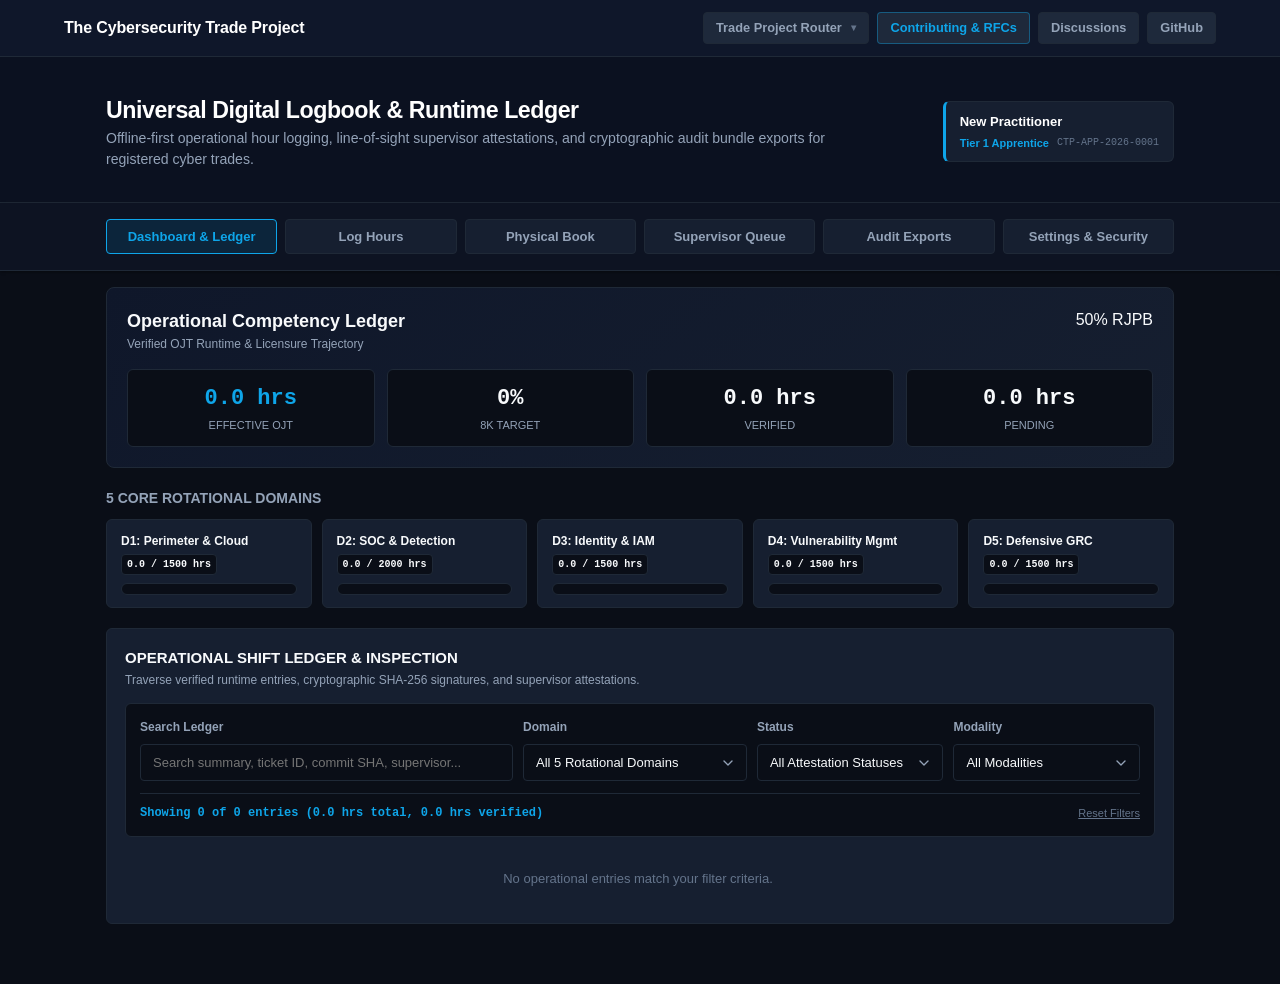
<file: public/index.html>
<!DOCTYPE html>
<html lang="en">
<head>
  <meta charset="UTF-8">
  <meta name="viewport" content="width=device-width, initial-scale=1.0, maximum-scale=1.0, user-scalable=no">
  <title>Cybersecurity Trade Logbook - Universal Digital Ledger</title>
  <link rel="manifest" href="manifest.json">
  <meta name="theme-color" content="#0ea5e9">
  <meta name="apple-mobile-web-app-capable" content="yes">
  <meta name="apple-mobile-web-app-status-bar-style" content="black-translucent">
  
  <!-- Defensive Security & Content Protection Directives -->
  <meta http-equiv="Content-Security-Policy" content="default-src 'self'; script-src 'self' 'unsafe-inline'; style-src 'self' 'unsafe-inline'; img-src 'self' data: https:; font-src 'self'; connect-src 'self'; base-uri 'self'; form-action 'self';">
  <meta http-equiv="X-Content-Type-Options" content="nosniff">
  <meta http-equiv="Permissions-Policy" content="camera=(), microphone=(), geolocation=(), interest-cohort=()">

  <link rel="stylesheet" href="styles.css?v=3.3.7">
</head>
<body>

  <!-- Top Portal Utility Header -->
  <header class="portal-header">
    <div class="portal-header-inner">
      <a href="https://the-cyber-trade-project.github.io/framework/" class="portal-brand">
        <span class="portal-brand-title">The Cybersecurity Trade Project</span>
      </a>
      <div class="portal-header-tools">
        <div class="dropdown">
          <button class="tool-link dropdown-toggle" type="button" aria-haspopup="true" aria-expanded="false">
            <span>Trade Project Router</span>
            <span class="dropdown-arrow">▾</span>
          </button>
          <div class="dropdown-menu">
            <a href="https://the-cyber-trade-project.github.io/framework/" class="dropdown-item">
              <span class="item-title">Documentation Portal</span>
              <span class="item-desc">Explore framework &amp; governance</span>
            </a>
            <a href="https://the-cyber-trade-project.github.io/estimator/" class="dropdown-item">
              <span class="item-title">Career Estimator</span>
              <span class="item-desc">Calculate trade tier &amp; PLA hours</span>
            </a>
            <a href="https://the-cyber-trade-project.github.io/logbook/" class="dropdown-item active">
              <span class="item-title">Digital Logbook</span>
              <span class="item-desc">Cryptographic runtime attestation PWA</span>
            </a>
            <a href="https://the-cyber-trade-project.github.io/clearinghouse/" class="dropdown-item">
              <span class="item-title">Trade Clearinghouse</span>
              <span class="item-desc">Central ingestion &amp; credential registry</span>
            </a>
            <a href="https://the-cyber-trade-project.github.io/telemetry/" class="dropdown-item">
              <span class="item-title">Telemetry Gateway</span>
              <span class="item-desc">Zero-knowledge underwriter ratio attestation</span>
            <a href="https://the-cyber-trade-project.github.io/guild-hall/" class="dropdown-item">
              <span class="item-title">Guild Dispatch Hall</span>
              <span class="item-desc">Craft Guild out-of-work registers &amp; placement</span>
            </a>

            </a>
          </div>
        </div>
        <a href="https://the-cyber-trade-project.github.io/framework/CONTRIBUTING.html" class="tool-link tool-link-contribute">
          <span>Contributing &amp; RFCs</span>
        </a>
        <a href="https://github.com/the-cyber-trade-project/framework/discussions" target="_blank" rel="noopener noreferrer" class="tool-link">
          <span>Discussions</span>
        </a>
        <a href="https://github.com/the-cyber-trade-project/logbook" target="_blank" rel="noopener noreferrer" class="tool-link">
          <span>GitHub</span>
        </a>
      </div>
    </div>
  </header>

  <!-- Title Banner with Prominent Practitioner Identity -->
  <div class="page-title-banner">
    <div class="container page-title-container">
      <div class="page-title-text">
        <h1>Universal Digital Logbook &amp; Runtime Ledger</h1>
        <p class="subtitle">Offline-first operational hour logging, line-of-sight supervisor attestations, and cryptographic audit bundle exports for registered cyber trades.</p>
      </div>
      <div class="practitioner-identity-card" id="practitioner-identity-card">
        <div class="practitioner-name" id="display-user-name">New Practitioner</div>
        <div class="practitioner-meta">
          <span class="practitioner-tier-badge" id="display-user-tier">Tier 1 Apprentice</span>
          <span class="practitioner-id" id="display-user-trade-id">CTP-APP-2026-0001</span>
        </div>
      </div>
    </div>
  </div>

  <!-- Persistent Demo Banner (Visible Only in Demo Mode) -->
  <div id="demo-mode-banner" class="demo-banner" style="display:none;">
    <div class="container" style="display:flex; justify-content:space-between; align-items:center;">
      <span id="demo-banner-text">DEMO MODE: Apprentice Persona (Angela Moss)</span>
      <div class="demo-banner-actions">
        <button id="btn-demo-switch" class="demo-btn-sm" onclick="window.app && window.app.toggleDemoPersona()">Switch Persona</button>
        <button id="btn-demo-exit" class="demo-btn-sm" onclick="window.app && window.app.exitDemoMode()">Exit to Real Mode</button>
      </div>
    </div>
  </div>

  <!-- Desktop Navigation Ribbon (Visible on PC/Tablets) -->
  <nav class="desktop-nav-tabs">
    <div class="container desktop-tabs-inner">
      <button class="tab-btn active" data-view="view-dashboard" onclick="switchTab('view-dashboard')">
        <span>Dashboard &amp; Ledger</span>
      </button>
      <button class="tab-btn" data-view="view-log" onclick="switchTab('view-log')">
        <span>Log Hours</span>
      </button>
      <button class="tab-btn" data-view="view-physical" onclick="switchTab('view-physical')">
        <span>Physical Book</span>
      </button>
      <button class="tab-btn" data-view="view-supervisor" onclick="switchTab('view-supervisor')">
        <span>Supervisor Queue</span>
      </button>
      <button class="tab-btn" data-view="view-export" onclick="switchTab('view-export')">
        <span>Audit Exports</span>
      </button>
      <button class="tab-btn" data-view="view-settings" onclick="switchTab('view-settings')">
        <span>Settings &amp; Security</span>
      </button>
    </div>
  </nav>

  <!-- Main App Views -->
  <main class="container">

    <!-- VIEW 1: DASHBOARD -->
    <section id="view-dashboard" class="view-section active">
      <div class="hero-card">
        <div style="display:flex; justify-content:space-between; align-items:flex-start;">
          <div>
            <h2 style="font-size:18px; font-weight:800;">Operational Competency Ledger</h2>
            <p style="color:var(--text-secondary); font-size:12px;">Verified OJT Runtime & Licensure Trajectory</p>
          </div>
          <span class="brand-badge" id="hero-wage-standing">50% RJPB</span>
        </div>

        <div class="hero-stats-grid">
          <div class="stat-box">
            <div class="stat-val highlight" id="hero-total-hours">0.0 hrs</div>
            <div class="stat-lbl">Effective OJT</div>
          </div>
          <div class="stat-box">
            <div class="stat-val" id="hero-target-pct">0%</div>
            <div class="stat-lbl">8k Target</div>
          </div>
          <div class="stat-box">
            <div class="stat-val" id="hero-verified-hours">0.0 hrs</div>
            <div class="stat-lbl">Verified</div>
          </div>
          <div class="stat-box">
            <div class="stat-val" id="hero-pending-hours">0.0 hrs</div>
            <div class="stat-lbl">Pending</div>
          </div>
        </div>
      </div>

      <!-- Pending Attestation Reminder Banner (Visible When Pending Hours > 0) -->
      <div id="dashboard-pending-reminder" style="display:none; background:rgba(217,119,6,0.15); border:1px solid rgba(217,119,6,0.4); padding:12px 16px; border-radius:8px; margin-bottom:16px; cursor:pointer;" onclick="switchTab('view-supervisor')">
        <div style="display:flex; justify-content:space-between; align-items:center;">
          <div>
            <strong style="color:var(--accent-amber); font-size:13px;">Action Required: Pending Supervisor Attestation</strong>
            <p id="pending-reminder-text" style="color:var(--text-secondary); font-size:12px; margin-top:2px;">You have hours awaiting supervisor sign-off. Tap to initiate the 4-step signing handshake.</p>
          </div>
          <span style="font-size:18px; color:var(--accent-amber);">➔</span>
        </div>
      </div>

      <!-- Domain Progression Grid -->
      <h3 style="font-size:14px; text-transform:uppercase; color:var(--text-secondary); margin-bottom:10px;">5 Core Rotational Domains</h3>
      <div class="domain-grid">
        <div class="domain-card">
          <div class="domain-card-header">
            <strong>D1: Perimeter & Cloud</strong>
            <span class="domain-badge" id="hours-D1_PERIMETER_CLOUD">0.0 / 1500 hrs</span>
          </div>
          <div class="progress-track">
            <div class="progress-fill fill-d1" id="bar-D1_PERIMETER_CLOUD" style="width: 0%"></div>
          </div>
        </div>

        <div class="domain-card">
          <div class="domain-card-header">
            <strong>D2: SOC & Detection</strong>
            <span class="domain-badge" id="hours-D2_SYSTEM_HYGIENE">0.0 / 2000 hrs</span>
          </div>
          <div class="progress-track">
            <div class="progress-fill fill-d2" id="bar-D2_SYSTEM_HYGIENE" style="width: 0%"></div>
          </div>
        </div>

        <div class="domain-card">
          <div class="domain-card-header">
            <strong>D3: Identity & IAM</strong>
            <span class="domain-badge" id="hours-D3_IDENTITY_ACCESS">0.0 / 1500 hrs</span>
          </div>
          <div class="progress-track">
            <div class="progress-fill fill-d3" id="bar-D3_IDENTITY_ACCESS" style="width: 0%"></div>
          </div>
        </div>

        <div class="domain-card">
          <div class="domain-card-header">
            <strong>D4: Vulnerability Mgmt</strong>
            <span class="domain-badge" id="hours-D4_VULN_MANAGEMENT">0.0 / 1500 hrs</span>
          </div>
          <div class="progress-track">
            <div class="progress-fill fill-d4" id="bar-D4_VULN_MANAGEMENT" style="width: 0%"></div>
          </div>
        </div>

        <div class="domain-card">
          <div class="domain-card-header">
            <strong>D5: Defensive GRC</strong>
            <span class="domain-badge" id="hours-D5_DEFENSIVE_GRC">0.0 / 1500 hrs</span>
          </div>
          <div class="progress-track">
            <div class="progress-fill fill-d5" id="bar-D5_DEFENSIVE_GRC" style="width: 0%"></div>
          </div>
        </div>
      </div>

      <!-- Integrated Full Operational Ledger & Search Toolbar -->
      <div class="card" style="margin-top:20px;">
        <div style="margin-bottom:14px;">
          <h3 style="font-size:15px; font-weight:800; text-transform:uppercase; color:var(--text-primary); margin-bottom:2px;">Operational Shift Ledger &amp; Inspection</h3>
          <p style="color:var(--text-secondary); font-size:12px;">Traverse verified runtime entries, cryptographic SHA-256 signatures, and supervisor attestations.</p>
        </div>

        <!-- Filter & Search Toolbar -->
        <div class="ledger-filter-toolbar">
          <div class="filter-row">
            <div class="filter-group search-input-group">
              <label class="form-label">Search Ledger</label>
              <input type="text" id="ledger-search" class="form-control" placeholder="Search summary, ticket ID, commit SHA, supervisor...">
            </div>
            <div class="filter-group">
              <label class="form-label">Domain</label>
              <select id="ledger-filter-domain" class="form-control form-select">
                <option value="ALL">All 5 Rotational Domains</option>
                <option value="D1_PERIMETER_CLOUD">D1: Perimeter &amp; Cloud (1,500h)</option>
                <option value="D2_SYSTEM_HYGIENE">D2: Detection &amp; SOC (2,000h)</option>
                <option value="D3_IDENTITY_ACCESS">D3: Identity &amp; IAM (1,500h)</option>
                <option value="D4_VULN_MANAGEMENT">D4: Vulnerability Mgmt (1,500h)</option>
                <option value="D5_DEFENSIVE_GRC">D5: Defensive GRC (1,500h)</option>
              </select>
            </div>
            <div class="filter-group">
              <label class="form-label">Status</label>
              <select id="ledger-filter-status" class="form-control form-select">
                <option value="ALL">All Attestation Statuses</option>
                <option value="signed">Verified &amp; Signed by Journeyman</option>
                <option value="pending">Pending Supervisor Attestation</option>
              </select>
            </div>
            <div class="filter-group">
              <label class="form-label">Modality</label>
              <select id="ledger-filter-modality" class="form-control form-select">
                <option value="ALL">All Modalities</option>
                <option value="digital">Digital Telemetry (W-2 / Cloud)</option>
                <option value="physical_bound">Physical Bound Book (SCIF)</option>
              </select>
            </div>
          </div>
          <div class="filter-summary-row">
            <span id="ledger-filter-count" class="filter-stat-badge">Showing 0 entries (0.0 hrs)</span>
            <button id="btn-clear-ledger-filters" class="btn-text" style="font-size:11px; color:var(--text-muted); cursor:pointer;">Reset Filters</button>
          </div>
        </div>

        <!-- Full Ledger Entries Table / List -->
        <div id="full-ledger-list" class="entry-list full-ledger-container"></div>
      </div>
    </section>

    <!-- VIEW 2: LOG DIGITAL HOURS -->
    <section id="view-log" class="view-section">
      <div class="card">
        <h2 class="card-title">Log Operational Runtime</h2>
        <form id="form-digital-entry">
          <div class="form-grid">
            <div class="form-group">
              <label class="form-label">Shift Date</label>
              <input type="date" id="entry-date" class="form-control" required>
            </div>
            <div class="form-group">
              <label class="form-label">Duration (Hours)</label>
              <input type="number" step="0.25" min="0.25" max="24" id="entry-hours" class="form-control" placeholder="4.5" required>
            </div>
            <div class="form-group">
              <label class="form-label">Core Rotational Domain</label>
              <select id="entry-domain" class="form-control form-select" required>
                <option value="D1_PERIMETER_CLOUD">Domain 1: Perimeter, Cloud & Network Defense</option>
                <option value="D2_SYSTEM_HYGIENE">Domain 2: Detection Engineering & Incident Triage (SOC)</option>
                <option value="D3_IDENTITY_ACCESS">Domain 3: Identity, Credential & Access Management (IAM)</option>
                <option value="D4_VULN_MANAGEMENT">Domain 4: Vulnerability & Attack Surface Management</option>
                <option value="D5_DEFENSIVE_GRC">Domain 5: Defensive Governance, Risk & Audit (GRC)</option>
              </select>
            </div>
            <div class="form-group">
              <label class="form-label">Sub-Domain Task</label>
              <select id="entry-subdomain" class="form-control form-select">
                <option value="LIVE_ALERT_TRIAGE">Live Alert Triage (SOC)</option>
                <option value="SIEM_RULE_AUTHORING">SIEM / Detection Engineering</option>
                <option value="FIREWALL_WAF">Firewall / WAF Hardening</option>
                <option value="MICROSEGMENTATION">Microsegmentation</option>
                <option value="PAM_GOVERNANCE">PAM / Identity Provisioning</option>
                <option value="PATCH_VERIFICATION">Patch Verification Testing</option>
                <option value="CONTROL_TESTING">Control Implementation Testing</option>
              </select>
            </div>
            <div class="form-group">
              <label class="form-label">NICE Work Role ID</label>
              <select id="entry-workrole" class="form-control form-select">
                <option value="PR-CDA-001">PR-CDA-001: Cyber Defense Analyst (SOC)</option>
                <option value="PR-CDO-001">PR-CDO-001: Cyber Defense Infrastructure Support</option>
                <option value="PR-CIR-001">PR-CIR-001: Incident Responder</option>
                <option value="SP-ARC-001">SP-ARC-001: Security Architect</option>
                <option value="PR-VAM-001">PR-VAM-001: Vulnerability Assessment Analyst</option>
                <option value="OV-MGT-001">OV-MGT-001: Policy & Strategy Planner</option>
              </select>
            </div>
            <div class="form-group">
              <label class="form-label">Environment Type</label>
              <select id="entry-env" class="form-control form-select">
                <option value="Enterprise_Production">Enterprise Production</option>
                <option value="Cloud_Infrastructure">Cloud Multi-Tenant</option>
                <option value="Range_Lab">Accredited Cyber Range / Simulation Lab</option>
              </select>
            </div>
            <div class="form-group">
              <label class="form-label">Artifact Verification Type</label>
              <select id="entry-artifact-type" class="form-control form-select">
                <option value="git_commit_hash">Git Commit SHA</option>
                <option value="change_ticket_id">Change Ticket / CAB ID</option>
                <option value="incident_record_id">Sanitized Incident ID</option>
                <option value="rule_hash">Detection Rule Hash (Sigma/YARA)</option>
                <option value="pipeline_run_hash">CI/CD Pipeline Run Hash</option>
              </select>
            </div>
            <div class="form-group">
              <label class="form-label">Artifact Reference / Hash</label>
              <input type="text" id="entry-artifact-ref" class="form-control" placeholder="CR-894102-SEC or sha256:..." required>
            </div>
            <div class="form-group full-width">
              <label class="form-label">Sanitized Summary (Zero PII / Zero Sensitive Data)</label>
              <textarea id="entry-summary" class="form-control" rows="2" placeholder="Implemented WAF rate-limiting rule on public gateway..." required></textarea>
              <p class="form-hint">Zero-Knowledge Guardrail: Omit internal IP addresses, client names, and unredacted exploit payloads.</p>
            </div>
          </div>
          <button type="submit" class="btn btn-primary btn-block" style="margin-top:14px;">Save Operational Entry</button>
        </form>
      </div>
    </section>

    <!-- VIEW 3: TRANSCRIBE PHYSICAL LOGBOOK -->
    <section id="view-physical" class="view-section">
      <div class="card">
        <h2 class="card-title">Transcribe Physical Bound Ledger</h2>
        <p style="color:var(--text-secondary); font-size:12px; margin-bottom:14px;">
          For hours logged inside classified SCIFs, air-gapped enclaves, or offline defense zones.
        </p>
        <form id="form-physical-entry">
          <div class="form-grid">
            <div class="form-group">
              <label class="form-label">Physical Book Serial No.</label>
              <input type="text" id="phys-book-serial" class="form-control" placeholder="JATC-LOG-2026-00441" required>
            </div>
            <div class="form-group">
              <label class="form-label">Page Number</label>
              <input type="number" min="1" id="phys-page-num" class="form-control" placeholder="42" required>
            </div>
            <div class="form-group">
              <label class="form-label">Line Number</label>
              <input type="number" min="1" max="50" id="phys-line-num" class="form-control" placeholder="3" required>
            </div>
            <div class="form-group">
              <label class="form-label">Shift Date</label>
              <input type="date" id="phys-date" class="form-control" required>
            </div>
            <div class="form-group">
              <label class="form-label">Hours Logged</label>
              <input type="number" step="0.25" min="0.25" max="24" id="phys-hours" class="form-control" placeholder="6.0" required>
            </div>
            <div class="form-group">
              <label class="form-label">Core Rotational Domain</label>
              <select id="phys-domain" class="form-control form-select" required>
                <option value="D1_PERIMETER_CLOUD">Domain 1: Perimeter & Cloud</option>
                <option value="D2_SYSTEM_HYGIENE">Domain 2: Detection & SOC</option>
                <option value="D3_IDENTITY_ACCESS">Domain 3: IAM & Credentials</option>
                <option value="D4_VULN_MANAGEMENT">Domain 4: Vulnerability Mgmt</option>
                <option value="D5_DEFENSIVE_GRC">Domain 5: Defensive GRC</option>
              </select>
            </div>
            <div class="form-group">
              <label class="form-label">NICE Work Role ID</label>
              <select id="phys-workrole" class="form-control form-select">
                <option value="PR-CDO-001">PR-CDO-001: Defense Infrastructure</option>
                <option value="PR-CDA-001">PR-CDA-001: Cyber Defense Analyst</option>
                <option value="SP-ARC-001">SP-ARC-001: Security Architect</option>
              </select>
            </div>
            <div class="form-group">
              <label class="form-label">Supervisor Name & Title</label>
              <input type="text" id="phys-supervisor-name" class="form-control" placeholder="Marcus Vance, Journeyman" required>
            </div>
            <div class="form-group">
              <label class="form-label">Supervisor License ID</label>
              <input type="text" id="phys-supervisor-id" class="form-control" placeholder="CTP-JRN-2024-0192" required>
            </div>
          </div>
          <button type="submit" class="btn btn-secondary btn-block" style="margin-top:14px;">Save Physical Book Transcription</button>
        </form>
      </div>
    </section>

    <!-- VIEW 4: SUPERVISOR SIGN-OFF -->
    <section id="view-supervisor" class="view-section">
      <div class="card">
        <h2 class="card-title">Supervisor Attestation Queue</h2>
        <p style="color:var(--text-secondary); font-size:12px; margin-bottom:14px;">
          Supervising Journeymen: Review pending apprentice runtime batches and cryptographically sign shift logs.
        </p>

        <!-- Attestation Modality Guide -->
        <div style="background:var(--bg-card-secondary); border:1px solid var(--border-color); border-radius:6px; padding:12px; margin-bottom:16px;">
          <h4 style="font-size:12px; font-weight:700; color:var(--text-primary); margin-bottom:8px; text-transform:uppercase; letter-spacing:0.05em;">
            4 Recognized Supervisor Attestation Modalities
          </h4>
          <div style="display:grid; grid-template-columns:repeat(auto-fit, minmax(220px, 1fr)); gap:10px; font-size:11px; color:var(--text-secondary);">
            <div style="background:var(--bg-dark); padding:8px 10px; border-radius:4px; border-left:3px solid var(--accent-cyan);">
              <strong style="color:var(--text-primary); display:block; margin-bottom:2px;">Modality A: WebAuthn / Passkey</strong>
              Direct on-screen or QR code batch signing using FIDO2 hardware keys (Active in Demo).
            </div>
            <div style="background:var(--bg-dark); padding:8px 10px; border-radius:4px; border-left:3px solid var(--accent-blue);">
              <strong style="color:var(--text-primary); display:block; margin-bottom:2px;">Modality B: Git Signed Commits</strong>
              GPG/SSH cryptographic commit signatures on detection engineering and code PR branches.
            </div>
            <div style="background:var(--bg-dark); padding:8px 10px; border-radius:4px; border-left:3px solid var(--accent-amber);">
              <strong style="color:var(--text-primary); display:block; margin-bottom:2px;">Modality C: Physical Bound Book</strong>
              Serialized hand-signed logbook with physical license stamp for classified SCIF / air-gapped sites.
            </div>
            <div style="background:var(--bg-dark); padding:8px 10px; border-radius:4px; border-left:3px solid var(--accent-emerald);">
              <strong style="color:var(--text-primary); display:block; margin-bottom:2px;">Modality D: Enterprise SSO / IdP</strong>
              Automated shift assertions via SAML/OIDC federated with change ticketing CAB approvals.
            </div>
          </div>
        </div>

        <div id="supervisor-review-queue"></div>
      </div>
    </section>

    <!-- VIEW 5: EXPORT & JATC SUBMISSION -->
    <section id="view-export" class="view-section">
      <div class="card">
        <h2 class="card-title">JATC Submissions & Actuarial Feeds</h2>
        <p style="color:var(--text-secondary); font-size:12px; margin-bottom:14px;">
          Generate formal audit binders for Board wage evaluations, zero-knowledge telemetry feeds for cyber insurers, or backup personal archives.
        </p>
        <div style="display:flex; flex-direction:column; gap:12px;">
          <button id="btn-print-binder" class="btn btn-primary">Print Official JATC Audit Binder (PDF)</button>
          <button id="btn-export-bundle" class="btn btn-secondary" style="border-color:var(--accent-cyan); color:var(--accent-cyan);">Export JATC Submission Bundle (for Clearinghouse)</button>
          <button id="btn-export-actuarial" class="btn btn-secondary">Export Actuarial JSON Feed</button>
          <button id="btn-export-vault" class="btn btn-secondary">Backup Full Logbook Vault (JSON)</button>
          
          <div style="margin-top:10px; border-top:1px solid var(--border-color); padding-top:12px;">
            <label class="form-label">Restore / Merge Vault from JSON Backup</label>
            <input type="file" id="input-vault-file" accept=".json,.ctp-vault" class="form-control" style="padding:6px;">
          </div>
        </div>
      </div>
    </section>

    <!-- VIEW 6: SETTINGS -->
    <section id="view-settings" class="view-section">
      <div class="card">
        <h2 class="card-title">Practitioner Profile & Trade Keys</h2>
        <div class="form-grid">
          <div class="form-group">
            <label class="form-label">Full Name</label>
            <input type="text" id="prof-name" class="form-control" value="New Practitioner" placeholder="Your Full Name">
          </div>
          <div class="form-group">
            <label class="form-label">Trade Registration ID</label>
            <input type="text" id="prof-trade-id" class="form-control" value="CTP-APP-2026-0001" placeholder="e.g. CTP-APP-2026-0001">
          </div>
          <div class="form-group">
            <label class="form-label">Supervisor License ID</label>
            <input type="text" id="prof-sup-id" class="form-control" value="" placeholder="e.g. CTP-JRN-2024-0192">
          </div>
          <div class="form-group">
            <label class="form-label">PLA Hour Credit (Max 4,000)</label>
            <input type="number" id="prof-pla" class="form-control" value="0">
          </div>
          <div class="form-group full-width">
            <button id="btn-save-profile" class="btn btn-primary btn-block">Save Profile Changes</button>
          </div>
        </div>
      </div>

      <!-- PIN Security & Shared Terminal Lock Card -->
      <div class="card" style="margin-top:16px;">
        <h2 class="card-title">Shared Computer Security &amp; AES-256 Vault Encryption</h2>
        <div style="background:rgba(217,119,6,0.12); border:1px solid rgba(217,119,6,0.35); border-radius:6px; padding:12px; margin-bottom:14px;">
          <strong style="color:var(--accent-amber); font-size:12px; display:block; margin-bottom:4px;">Shared Workstation &amp; Lab Advisory</strong>
          <p style="color:var(--text-secondary); font-size:11px; line-height:1.45; margin:0;">
            When using shared workstations, SCIF terminals, or college labs, browser storage can be cleared or overwritten by other users. Setting a 4-digit PIN enables AES-256-GCM at-rest encryption on inactivity. Always download an encrypted backup (<code>.ctp-vault</code>) or export your audit binder at shift end to prevent local data loss.
          </p>
        </div>
        <div class="form-grid">
          <div class="form-group">
            <label class="form-label">Set / Change 4-Digit Security PIN</label>
            <input type="password" maxlength="4" pattern="[0-9]{4}" id="vault-pin-input" class="form-control" placeholder="4-digit PIN (e.g. 1234)">
          </div>
          <div class="form-group">
            <label class="form-label">Lock Actions</label>
            <div style="display:flex; gap:8px;">
              <button id="btn-save-pin" class="btn btn-secondary" style="flex:1;">Save &amp; Enable PIN</button>
              <button id="btn-lock-vault-now" class="btn btn-secondary" style="flex:1;">Encrypt &amp; Lock Now</button>
            </div>
          </div>
        </div>
      </div>

      <!-- Demo Studio & Persona Switcher Card -->
      <div class="card" style="margin-top:16px;">
        <h2 class="card-title">Demo & Persona Evaluation Studio</h2>
        <p style="color:var(--text-secondary); font-size:12px; margin-bottom:14px;">
          Explore the logbook from the perspective of an apprentice or a supervising Journeyman, or switch to your real production ledger.
        </p>
        <div style="display:flex; flex-direction:column; gap:10px;">
          <button id="btn-load-demo-app" class="btn btn-secondary" onclick="window.app && window.app.loadApprenticeDemo()">Load Apprentice Demo (Angela Moss - 3.4k hrs)</button>
          <button id="btn-load-demo-sup" class="btn btn-secondary" onclick="window.app && window.app.loadSupervisorDemo()">Load Supervisor Demo (Marcus Vance - 9.2k hrs)</button>
          <button id="btn-load-demo-dir" class="btn btn-secondary" onclick="window.app && window.app.loadAuditorDemo()">Load JATC Auditor Demo (Daisuke Aramaki - Director)</button>
          <button id="btn-exit-demo" class="btn btn-primary" onclick="window.app && window.app.exitDemoMode()">Switch to Real Production Mode</button>
          <div style="margin-top:6px; border-top:1px solid var(--border-color); padding-top:10px;">
            <button id="btn-purge-vault" class="btn btn-danger btn-block">Purge Active Vault</button>
          </div>
        </div>
      </div>

      <!-- Trade Project Ecosystem Links Card -->
      <div class="card" style="margin-top:16px;">
        <h2 class="card-title">The Cybersecurity Trade Project Ecosystem</h2>
        <p style="color:var(--text-secondary); font-size:12px; margin-bottom:14px;">
          Standardized trade architecture, statutory rights, and open-source tooling.
        </p>
        <div style="display:flex; flex-direction:column; gap:8px;">
          <a href="https://github.com/the-cyber-trade-project/framework" target="_blank" rel="noopener noreferrer" class="btn btn-secondary" style="text-decoration:none; text-align:center; display:block;">The Cybersecurity Trade Project (Framework Specs) ↗</a>
          <a href="https://the-cyber-trade-project.github.io/estimator/" target="_blank" rel="noopener noreferrer" class="btn btn-secondary" style="text-decoration:none; text-align:center; display:block;">Tier & Grandfathering Placement Estimator ↗</a>
          <a href="https://github.com/the-cyber-trade-project/framework/blob/main/framework/logbook-standards.md" target="_blank" rel="noopener noreferrer" class="btn btn-secondary" style="text-decoration:none; text-align:center; display:block;">Logbook Standards & Invariants (RFC) ↗</a>
          <a href="https://github.com/the-cyber-trade-project/framework/blob/main/framework/logbook-schema.md" target="_blank" rel="noopener noreferrer" class="btn btn-secondary" style="text-decoration:none; text-align:center; display:block;">Canonical JSON Schema Specification ↗</a>
        </div>
      </div>

    </section>

  </main>

  <!-- Modal 1: QR Code Generator & Display Modal -->
  <div id="modal-qr-display" class="modal-backdrop" style="display:none;">
    <div class="modal-content" style="max-width:440px; text-align:center;">
      <h3 id="qr-modal-title" style="font-size:16px; font-weight:700; margin-bottom:8px;">Supervisor Signing Request</h3>
      <p id="qr-modal-desc" style="font-size:12px; color:var(--text-secondary); margin-bottom:16px;">
        Present this QR code to your Supervising Journeyman to review and cryptographically sign your batch.
      </p>
      <div id="qr-code-container" style="background:#fff; padding:14px; border-radius:8px; display:inline-block; margin-bottom:14px; box-shadow: 0 4px 12px rgba(0,0,0,0.5);">
        <!-- SVG QR Matrix Rendered Here -->
      </div>
      <div style="margin-bottom:14px; text-align:left;">
        <label class="form-label" style="font-size:11px;">Raw Cryptographic Payload String</label>
        <textarea id="qr-raw-payload" class="form-control" rows="3" readonly style="font-family:var(--font-mono); font-size:11px;"></textarea>
        <button class="btn btn-secondary btn-block" style="margin-top:6px; font-size:11px;" onclick="navigator.clipboard.writeText(document.getElementById('qr-raw-payload').value); alert('Payload copied to clipboard.');">Copy Payload String</button>
      </div>
      <div style="display:flex; flex-direction:column; gap:8px;">
        <button class="btn btn-success btn-block" onclick="window.app && window.app.openSignatureImportModal()">Next: Scan Supervisor Response QR ➔</button>
        <button class="btn btn-secondary btn-block" onclick="document.getElementById('modal-qr-display').style.display='none'">Close</button>
      </div>
    </div>
  </div>

  <!-- Modal 2: QR Scanner / Import Modal -->
  <div id="modal-qr-scanner" class="modal-backdrop" style="display:none;">
    <div class="modal-content" style="max-width:480px;">
      <h3 id="scanner-modal-title" style="font-size:16px; font-weight:700; margin-bottom:8px;">Scan Apprentice Request QR</h3>
      <p id="scanner-modal-desc" style="font-size:12px; color:var(--text-secondary); margin-bottom:14px;">
        Scan the screen using your camera or paste the raw cryptographic payload string below.
      </p>
      <div id="scanner-camera-box" style="background:#000; border-radius:8px; height:180px; display:flex; align-items:center; justify-content:center; color:#888; margin-bottom:14px; position:relative; overflow:hidden;">
        <video id="qr-video" style="width:100%; height:100%; object-fit:cover; display:none;"></video>
        <div id="camera-placeholder-text" style="font-size:12px; text-align:center; padding:10px;">
          <svg width="28" height="28" viewBox="0 0 24 24" fill="none" stroke="currentColor" stroke-width="2" style="margin-bottom:6px;"><path d="M23 19a2 2 0 0 1-2 2H3a2 2 0 0 1-2-2V8a2 2 0 0 1 2-2h4l2-3h6l2 3h4a2 2 0 0 1 2 2z"></path><circle cx="12" cy="13" r="4"></circle></svg>
          <br>Camera Scanner Ready<br><button class="btn btn-secondary btn-sm" style="margin-top:6px;" onclick="window.app && window.app.startCameraScanner()">Activate Device Camera</button>
        </div>
      </div>
      <div class="form-group" style="margin-bottom:14px;">
        <label class="form-label" style="font-size:11px;">Or Paste / Enter Cryptographic Payload</label>
        <textarea id="scanner-input-payload" class="form-control" rows="3" placeholder="ctp:req;id=CTP-APP-..." style="font-family:var(--font-mono); font-size:11px;"></textarea>
      </div>
      <div style="display:flex; gap:10px;">
        <button id="btn-process-scanned-payload" class="btn btn-primary" style="flex:1;" onclick="window.app && window.app.processScannedPayload()">Process Payload</button>
        <button class="btn btn-secondary" onclick="document.getElementById('modal-qr-scanner').style.display='none'; window.app && window.app.stopCameraScanner();">Cancel</button>
      </div>
    </div>
  </div>

  <!-- Modal 3: Entry Detail & Cryptographic Inspection Modal -->
  <div id="modal-entry-detail" class="modal-backdrop" style="display:none;">
    <div class="modal-content" style="max-width:580px;">
      <div style="display:flex; justify-content:space-between; align-items:flex-start; margin-bottom:12px;">
        <div>
          <span class="version-badge" id="modal-detail-domain-badge">DOMAIN 1</span>
          <h3 id="modal-detail-title" style="font-size:16px; font-weight:700; margin-top:4px;">Operational Entry Inspection</h3>
        </div>
        <button class="btn btn-outline btn-sm" onclick="document.getElementById('modal-entry-detail').style.display='none'">Close &times;</button>
      </div>

      <div class="modal-detail-body">
        <div class="detail-grid">
          <div class="detail-field">
            <label>Shift Date</label>
            <div id="modal-detail-date" class="field-val">2026-08-28</div>
          </div>
          <div class="detail-field">
            <label>Duration Logged</label>
            <div id="modal-detail-hours" class="field-val">4.50 hrs</div>
          </div>
          <div class="detail-field">
            <label>Work Role ID (NICE)</label>
            <div id="modal-detail-workrole" class="field-val">PR-CDO-001</div>
          </div>
          <div class="detail-field">
            <label>Attestation Status</label>
            <div id="modal-detail-status" class="field-val">SIGNED</div>
          </div>
        </div>

        <div class="detail-section">
          <label>Sanitized Task Summary</label>
          <p id="modal-detail-summary" class="summary-box">Implemented automated WAF rule...</p>
        </div>

        <div class="detail-section">
          <label>Artifact Verification Reference</label>
          <div id="modal-detail-artifact" class="code-box">git_commit_sha: 9a8b7c...</div>
        </div>

        <div class="detail-section">
          <label>Cryptographic Entry SHA-256 Hash (Merkle Node)</label>
          <div id="modal-detail-hash" class="code-box mono">e3b0c44298fc1c149afbf4c8996fb92427ae41e4649b934ca495991b7852b855</div>
        </div>

        <div class="detail-section">
          <label>Previous Entry Hash (Chained)</label>
          <div id="modal-detail-prev-hash" class="code-box mono">0000000000000000000000000000000000000000000000000000000000000000</div>
        </div>

        <div id="modal-detail-supervisor-box" class="detail-section">
          <label>Supervisor Attestation &amp; Trade License</label>
          <div id="modal-detail-supervisor" class="field-val">Marcus Vance (CTP-JRN-2024-0192)</div>
        </div>

        <div style="display:flex; gap:10px; margin-top:14px;">
          <button class="btn btn-secondary" style="flex:1;" onclick="window.app && window.app.copyEntryRawJSON()">Copy Canonical JSON</button>
          <button class="btn btn-primary" style="flex:1;" onclick="document.getElementById('modal-entry-detail').style.display='none'">Done</button>
        </div>
      </div>
    </div>
  </div>

  <!-- Modal 4: PIN Security Lock Screen Modal -->
  <div id="modal-pin-lock" class="modal-backdrop" style="display:none; z-index:9999; background:rgba(10,14,23,0.96);">
    <div class="modal-content" style="max-width:380px; text-align:center; border:1px solid var(--accent-cyan);">
      <h3 style="font-size:18px; font-weight:800; color:#fff; margin-bottom:4px;">Vault Security Lock</h3>
      <p style="font-size:12px; color:var(--text-secondary); margin-bottom:16px;">
        This terminal is locked. Enter your 4-digit PIN to access this practitioner logbook.
      </p>
      <div style="margin-bottom:16px;">
        <input type="password" id="unlock-pin-input" maxlength="4" pattern="[0-9]{4}" class="form-control" placeholder="••••" style="text-align:center; font-size:24px; letter-spacing:10px; font-family:var(--font-mono); padding:10px;">
      </div>
      <div style="display:flex; flex-direction:column; gap:8px;">
        <button id="btn-unlock-vault" class="btn btn-primary btn-block" onclick="window.app && window.app.unlockVaultWithPIN()">Unlock Vault</button>
        <button class="btn btn-outline btn-block" style="font-size:11px;" onclick="window.app && window.app.unloadAndSwitchVault()">Unload / Switch to Another Vault</button>
      </div>
    </div>
  </div>

  <!-- Mobile Bottom Navigation -->
  <nav class="bottom-nav">
    <button class="nav-item active" data-view="view-dashboard" onclick="switchTab('view-dashboard')">
      <svg width="20" height="20" viewBox="0 0 24 24" fill="none" stroke="currentColor" stroke-width="2"><path d="M3 9l9-7 9 7v11a2 2 0 0 1-2 2H5a2 2 0 0 1-2-2z"></path><polyline points="9 22 9 12 15 12 15 22"></polyline></svg>
      <span>Ledger</span>
    </button>
    <button class="nav-item" data-view="view-log" onclick="switchTab('view-log')">
      <svg width="20" height="20" viewBox="0 0 24 24" fill="none" stroke="currentColor" stroke-width="2"><circle cx="12" cy="12" r="10"></circle><polyline points="12 6 12 12 16 14"></polyline></svg>
      <span>Log</span>
    </button>
    <button class="nav-item" data-view="view-physical" onclick="switchTab('view-physical')">
      <svg width="20" height="20" viewBox="0 0 24 24" fill="none" stroke="currentColor" stroke-width="2"><path d="M4 19.5A2.5 2.5 0 0 1 6.5 17H20"></path><path d="M6.5 2H20v20H6.5A2.5 2.5 0 0 1 4 19.5v-15A2.5 2.5 0 0 1 6.5 2z"></path></svg>
      <span>Physical</span>
    </button>
    <button class="nav-item" data-view="view-supervisor" onclick="switchTab('view-supervisor')">
      <svg width="20" height="20" viewBox="0 0 24 24" fill="none" stroke="currentColor" stroke-width="2"><path d="M16 21v-2a4 4 0 0 0-4-4H5a4 4 0 0 0-4 4v2"></path><circle cx="8.5" cy="7" r="4"></circle><polyline points="17 11 19 13 23 9"></polyline></svg>
      <span>Verify</span>
    </button>
    <button class="nav-item" data-view="view-export" onclick="switchTab('view-export')">
      <svg width="20" height="20" viewBox="0 0 24 24" fill="none" stroke="currentColor" stroke-width="2"><path d="M21 15v4a2 2 0 0 1-2 2H5a2 2 0 0 1-2-2v-4"></path><polyline points="7 10 12 15 17 10"></polyline><line x1="12" y1="15" x2="12" y2="3"></line></svg>
      <span>Export</span>
    </button>
    <button class="nav-item" data-view="view-settings" onclick="switchTab('view-settings')">
      <svg width="20" height="20" viewBox="0 0 24 24" fill="none" stroke="currentColor" stroke-width="2"><circle cx="12" cy="12" r="3"></circle><path d="M19.4 15a1.65 1.65 0 0 0 .33 1.82l.06.06a2 2 0 0 1 0 2.83 2 2 0 0 1-2.83 0l-.06-.06a1.65 1.65 0 0 0-1.82-.33 1.65 1.65 0 0 0-1 1.51V21a2 2 0 0 1-2 2 2 2 0 0 1-2-2v-.09A1.65 1.65 0 0 0 9 19.4a1.65 1.65 0 0 0-1.82.33l-.06.06a2 2 0 0 1-2.83 0 2 2 0 0 1 0-2.83l.06-.06a1.65 1.65 0 0 0 .33-1.82 1.65 1.65 0 0 0-1.51-1H3a2 2 0 0 1-2-2 2 2 0 0 1 2-2h.09A1.65 1.65 0 0 0 4.6 9a1.65 1.65 0 0 0-.33-1.82l-.06-.06a2 2 0 0 1 0-2.83 2 2 0 0 1 2.83 0l.06.06a1.65 1.65 0 0 0 1.82.33H9a1.65 1.65 0 0 0 1-1.51V3a2 2 0 0 1 2-2 2 2 0 0 1 2 2v.09a1.65 1.65 0 0 0 1 1.51 1.65 1.65 0 0 0 1.82-.33l.06-.06a2 2 0 0 1 2.83 0 2 2 0 0 1 0 2.83l-.06.06a1.65 1.65 0 0 0-.33 1.82V9a1.65 1.65 0 0 0 1.51 1H21a2 2 0 0 1 2 2 2 2 0 0 1-2 2h-.09a1.65 1.65 0 0 0-1.51 1z"></path></svg>
      <span>Settings</span>
    </button>
  </nav>

  <script>
    function switchTab(viewId) {
      document.querySelectorAll('.nav-item').forEach(btn => {
        if (btn.getAttribute('data-view') === viewId) {
          btn.classList.add('active');
        } else {
          btn.classList.remove('active');
        }
      });
      document.querySelectorAll('.tab-btn').forEach(btn => {
        if (btn.getAttribute('data-view') === viewId) {
          btn.classList.add('active');
        } else {
          btn.classList.remove('active');
        }
      });
      document.querySelectorAll('.view-section').forEach(sec => {
        if (sec.id === viewId) {
          sec.classList.add('active');
        } else {
          sec.classList.remove('active');
        }
      });
      window.scrollTo(0, 0);
    }
  </script>
  <script src="app.js?v=3.3.2"></script>
  <script>
    if ('serviceWorker' in navigator) {
      window.addEventListener('load', () => {
        navigator.serviceWorker.register('sw.js?v=3.2.0').catch(err => {
          console.log('ServiceWorker registration skipped:', err);
        });
      });
    }
  </script>
</body>
</html>
</file>
<file: public/styles.css>
:root {
  --bg-primary: #0a0e17;
  --bg-secondary: #0f172a;
  --bg-card: #161f30;
  --bg-card-hover: #1e293b;
  --border-color: #1f2937;
  --border-subtle: #2e3a52;
  --border-focus: #38bdf8;
  --text-primary: #f8fafc;
  --text-secondary: #94a3b8;
  --text-muted: #64748b;
  --accent-cyan: #0ea5e9;
  --accent-blue: #2563eb;
  --accent-emerald: #10b981;
  --accent-green: #10b981;
  --accent-amber: #f59e0b;
  --accent-rose: #f43f5e;
  --accent-purple: #8b5cf6;
  --radius-sm: 4px;
  --radius-md: 6px;
  --radius-lg: 8px;
  --font-sans: -apple-system, BlinkMacSystemFont, "Segoe UI", Roboto, "Helvetica Neue", Arial, sans-serif;
  --font-mono: ui-monospace, SFMono-Regular, "JetBrains Mono", Menlo, Monaco, Consolas, monospace;
}

* {
  box-sizing: border-box;
  margin: 0;
  padding: 0;
}

/* WCAG 2.1 AA Focus-Visible Accessibility Standard */
:focus-visible {
  outline: 2px solid var(--accent-cyan, #0ea5e9);
  outline-offset: 2px;
}

/* Reduced Motion Preference */
@media (prefers-reduced-motion: reduce) {
  *, ::before, ::after {
    animation-duration: 0.01ms !important;
    animation-iteration-count: 1 !important;
    transition-duration: 0.01ms !important;
    scroll-behavior: auto !important;
  }
}

body {
  background-color: var(--bg-primary);
  color: var(--text-primary);
  font-family: var(--font-sans);
  line-height: 1.5;
  min-height: 100vh;
  padding-bottom: 70px;
}

@media (min-width: 768px) {
  body {
    padding-bottom: 24px;
  }
}

/* Portal Top Header */
.portal-header {
  background-color: var(--bg-secondary);
  border-bottom: 1px solid var(--border-color);
  position: sticky;
  top: 0;
  z-index: 100;
}

.portal-header-inner {
  max-width: 1200px;
  margin: 0 auto;
  padding: 0.75rem 1.5rem;
  display: flex;
  justify-content: space-between;
  align-items: center;
  gap: 1rem;
}

.portal-brand {
  display: flex;
  align-items: center;
  gap: 0.75rem;
  text-decoration: none;
  color: var(--text-primary);
}

.portal-brand-title {
  font-size: 1rem;
  font-weight: 700;
  letter-spacing: -0.01em;
  color: #fff;
}

.portal-brand-title:hover {
  color: var(--accent-cyan);
}

.portal-header-tools {
  display: flex;
  align-items: center;
  gap: 0.5rem;
  flex-wrap: wrap;
}

.tool-link {
  display: inline-flex;
  align-items: center;
  justify-content: center;
  gap: 0.4rem;
  background-color: #1e293b;
  border: 1px solid var(--border-color);
  color: var(--text-secondary);
  text-decoration: none;
  font-family: var(--font-sans);
  font-size: 0.8rem;
  font-weight: 600;
  line-height: 1;
  height: 32px;
  box-sizing: border-box;
  padding: 0 0.75rem;
  border-radius: var(--radius-sm);
  transition: all 0.15s ease;
  cursor: pointer;
  appearance: none;
  -webkit-appearance: none;
  vertical-align: middle;
}

.tool-link:hover {
  background-color: #334155;
  color: #fff;
  border-color: var(--accent-cyan);
}

.tool-link-contribute {
  border-color: rgba(14, 165, 233, 0.4);
  color: var(--accent-cyan);
}

.tool-link-contribute:hover {
  background-color: rgba(14, 165, 233, 0.12);
  color: #ffffff;
  border-color: var(--accent-cyan);
}

/* Dropdown */
.dropdown {
  position: relative;
  display: inline-block;
}

.dropdown-arrow {
  font-size: 0.65rem;
  margin-left: 0.2rem;
  color: var(--text-muted);
}

.dropdown-menu {
  display: none;
  position: absolute;
  right: 0;
  top: calc(100% + 2px);
  margin-top: 0;
  background-color: #0f172a;
  border: 1px solid var(--border-subtle);
  border-radius: var(--radius-md);
  box-shadow: 0 10px 25px -5px rgba(0, 0, 0, 0.7);
  min-width: 260px;
  z-index: 200;
  padding: 0.4rem;
}

.dropdown-menu::before {
  content: '';
  position: absolute;
  top: -8px;
  left: 0;
  right: 0;
  height: 8px;
}

.dropdown:hover .dropdown-menu,
.dropdown:focus-within .dropdown-menu {
  display: block;
}

.dropdown-item {
  display: flex;
  flex-direction: column;
  padding: 0.6rem 0.75rem;
  text-decoration: none;
  border-radius: var(--radius-sm);
  transition: background-color 0.1s ease;
}

.dropdown-item:hover {
  background-color: #1e293b;
}

.item-title {
  color: var(--accent-cyan);
  font-weight: 600;
  font-size: 0.85rem;
  margin-bottom: 0.15rem;
}

.item-desc {
  color: var(--text-muted);
  font-size: 0.75rem;
  line-height: 1.3;
}

.user-profile-badge {
  background-color: var(--bg-card);
  border: 1px solid var(--border-color);
  padding: 4px 10px;
  border-radius: 20px;
  font-size: 12px;
  display: flex;
  align-items: center;
  gap: 6px;
  color: var(--text-primary);
}

.badge-separator {
  color: var(--text-muted);
  font-size: 10px;
}

.tier-tag {
  color: var(--accent-cyan);
  font-weight: 600;
}

/* Page Title Banner with Practitioner Identity Card */
.page-title-banner {
  background-color: #0b1120;
  border-bottom: 1px solid var(--border-color);
  padding: 1.25rem 0 1rem;
}

.page-title-container {
  display: flex;
  justify-content: space-between;
  align-items: center;
  flex-wrap: wrap;
  gap: 1rem;
}

.page-title-text {
  flex: 1;
  min-width: 280px;
}

.page-title-banner h1 {
  font-size: 1.45rem;
  font-weight: 800;
  color: #fff;
  letter-spacing: -0.02em;
}

.page-title-banner .subtitle {
  color: var(--text-secondary);
  font-size: 0.88rem;
  max-width: 750px;
}

.practitioner-identity-card {
  background-color: #161f30;
  border: 1px solid var(--border-color);
  border-left: 3px solid var(--accent-cyan);
  border-radius: var(--radius-md);
  padding: 10px 14px;
  display: flex;
  flex-direction: column;
  gap: 3px;
  min-width: 200px;
}

.practitioner-name {
  font-size: 13px;
  font-weight: 700;
  color: #fff;
}

.practitioner-meta {
  display: flex;
  align-items: center;
  gap: 8px;
  font-size: 11px;
}

.practitioner-tier-badge {
  color: var(--accent-cyan);
  font-weight: 600;
}

.practitioner-id {
  color: var(--text-muted);
  font-family: var(--font-mono);
  font-size: 10px;
}

/* Mobile Header Layout (< 768px): 2-Row Clean Layout */
@media (max-width: 768px) {
  .portal-header-inner {
    flex-direction: column;
    align-items: stretch;
    padding: 0.6rem 1rem;
    gap: 0.5rem;
  }

  .portal-brand {
    justify-content: center;
    text-align: center;
  }

  .portal-brand-title {
    font-size: 0.95rem;
    font-weight: 800;
  }

  .portal-header-tools {
    display: grid;
    grid-template-columns: repeat(4, 1fr);
    gap: 6px;
    width: 100%;
  }

  .tool-link {
    width: 100%;
    font-size: 0.72rem;
    padding: 0.4rem 0.2rem;
    text-align: center;
    justify-content: center;
  }

  .dropdown {
    width: 100%;
  }

  .dropdown-menu {
    left: 0;
    right: 0;
    width: 100%;
    min-width: unset;
  }
}

/* Desktop Navigation Ribbon */
.desktop-nav-tabs {
  display: none;
  background-color: #0d1322;
  border-bottom: 1px solid var(--border-color);
  box-shadow: 0 1px 3px rgba(0, 0, 0, 0.4);
}

@media (min-width: 768px) {
  .desktop-nav-tabs {
    display: block;
  }
}

.desktop-tabs-inner {
  display: grid;
  grid-template-columns: repeat(6, 1fr);
  gap: 8px;
  padding: 8px 1rem;
}

.tab-btn {
  background: var(--bg-card);
  border: 1px solid var(--border-color);
  color: var(--text-secondary);
  font-size: 13px;
  font-weight: 600;
  display: flex;
  align-items: center;
  justify-content: center;
  gap: 6px;
  padding: 9px 12px;
  border-radius: var(--radius-sm);
  cursor: pointer;
  transition: all 0.15s ease;
  white-space: nowrap;
  text-align: center;
}

.tab-btn:hover {
  color: #fff;
  background-color: var(--bg-card-hover);
  border-color: var(--border-subtle);
}

.tab-btn.active {
  color: var(--accent-cyan);
  background-color: rgba(14, 165, 233, 0.12);
  border-color: var(--accent-cyan);
  font-weight: 700;
}

/* Main Container */
.container {
  max-width: 1100px;
  margin: 0 auto;
  padding: 16px;
}

/* Bottom Navigation for Mobile */
.bottom-nav {
  position: fixed;
  bottom: 0;
  left: 0;
  right: 0;
  background-color: var(--bg-secondary);
  border-top: 1px solid var(--border-color);
  display: flex;
  justify-content: space-around;
  padding: 8px 4px;
  z-index: 50;
}

@media (min-width: 768px) {
  .bottom-nav {
    display: none;
  }
}

.nav-item {
  background: none;
  border: none;
  color: var(--text-secondary);
  font-size: 11px;
  font-weight: 600;
  display: flex;
  flex-direction: column;
  align-items: center;
  gap: 4px;
  cursor: pointer;
  padding: 6px 12px;
  border-radius: var(--radius-sm);
  transition: all 0.2s ease;
  -webkit-tap-highlight-color: transparent;
  touch-action: manipulation;
  user-select: none;
}

.nav-item * {
  pointer-events: none;
}

.nav-item.active {
  color: var(--accent-cyan);
  background-color: rgba(14, 165, 233, 0.1);
}

/* View Sections */
.view-section {
  display: none;
}
.view-section.active {
  display: block;
}

/* Overview Dashboard */
.hero-card {
  background: linear-gradient(145deg, var(--bg-secondary), var(--bg-card));
  border: 1px solid var(--border-color);
  border-radius: var(--radius-lg);
  padding: 20px;
  margin-bottom: 20px;
}

.hero-stats-grid {
  display: grid;
  grid-template-columns: repeat(auto-fit, minmax(130px, 1fr));
  gap: 12px;
  margin-top: 16px;
}

.stat-box {
  background-color: var(--bg-primary);
  border: 1px solid var(--border-color);
  border-radius: var(--radius-md);
  padding: 12px;
  text-align: center;
}

.stat-val {
  font-size: 22px;
  font-weight: 800;
  font-family: var(--font-mono);
  color: var(--text-primary);
}

.stat-val.highlight {
  color: var(--accent-cyan);
}

.stat-lbl {
  font-size: 11px;
  color: var(--text-secondary);
  text-transform: uppercase;
  margin-top: 2px;
}

/* Progress Bars */
.progress-container {
  margin: 16px 0;
}

.progress-header {
  display: flex;
  justify-content: space-between;
  font-size: 13px;
  margin-bottom: 6px;
}

.progress-track {
  background-color: var(--bg-primary);
  border-radius: 8px;
  height: 12px;
  overflow: hidden;
  border: 1px solid var(--border-color);
  display: flex;
}

.progress-fill {
  height: 100%;
  transition: width 0.3s ease;
}

/* Entry Forms & Controls */
.card {
  background-color: var(--bg-card);
  border: 1px solid var(--border-color);
  border-radius: var(--radius-md);
  padding: 18px;
  margin-bottom: 20px;
}

.card-title {
  font-size: 16px;
  font-weight: 700;
  margin-bottom: 14px;
  display: flex;
  justify-content: space-between;
  align-items: center;
}

.form-grid {
  display: grid;
  grid-template-columns: repeat(auto-fit, minmax(200px, 1fr));
  gap: 12px;
}

.form-group {
  margin-bottom: 12px;
}

.form-group.full-width {
  grid-column: 1 / -1;
}

.form-label {
  display: block;
  font-size: 12px;
  font-weight: 600;
  color: var(--text-secondary);
  margin-bottom: 4px;
}

.form-control {
  width: 100%;
  padding: 10px 12px;
  background-color: var(--bg-primary);
  border: 1px solid var(--border-color);
  border-radius: var(--radius-sm);
  color: var(--text-primary);
  font-family: inherit;
  font-size: 13px;
  outline: none;
  transition: border-color 0.2s;
}

.form-control:focus {
  border-color: var(--border-focus);
}

.form-select {
  appearance: none;
  background-image: url("data:image/svg+xml;charset=UTF-8,%3csvg xmlns='http://www.w3.org/2000/svg' viewBox='0 0 24 24' fill='none' stroke='%2394a3b8' stroke-width='2' stroke-linecap='round' stroke-linejoin='round'%3e%3cpolyline points='6 9 12 15 18 9'%3e%3c/polyline%3e%3c/svg%3e");
  background-repeat: no-repeat;
  background-position: right 10px center;
  background-size: 16px;
  padding-right: 32px;
}

.form-hint {
  font-size: 11px;
  color: var(--text-muted);
  margin-top: 3px;
}

/* Buttons */
.btn {
  display: inline-flex;
  align-items: center;
  justify-content: center;
  gap: 6px;
  padding: 10px 16px;
  font-size: 13px;
  font-weight: 600;
  border-radius: var(--radius-sm);
  cursor: pointer;
  border: 1px solid transparent;
  transition: all 0.2s ease;
  text-decoration: none;
}

.btn-primary {
  background-color: var(--accent-cyan);
  color: #0f172a;
}
.btn-primary:hover {
  background-color: #38bdf8;
}

.btn-secondary {
  background-color: var(--bg-secondary);
  color: var(--text-primary);
  border-color: var(--border-color);
}
.btn-secondary:hover {
  background-color: var(--bg-card-hover);
}

.btn-success {
  background-color: var(--accent-emerald);
  color: #064e3b;
}

.btn-danger {
  background-color: var(--accent-rose);
  color: #fff;
}

.btn-block {
  width: 100%;
}

/* Entry Table & List */
.entry-list {
  display: flex;
  flex-direction: column;
  gap: 10px;
}

.entry-item {
  background-color: var(--bg-card);
  border: 1px solid var(--border-color);
  border-radius: var(--radius-md);
  padding: 14px;
  display: flex;
  flex-direction: column;
  gap: 8px;
}

.entry-top {
  display: flex;
  justify-content: space-between;
  align-items: center;
}

.entry-date {
  font-size: 12px;
  font-weight: 700;
  font-family: var(--font-mono);
  color: var(--accent-cyan);
}

.entry-hours {
  font-size: 14px;
  font-weight: 800;
  font-family: var(--font-mono);
}

.entry-desc {
  font-size: 13px;
  color: var(--text-primary);
}

.entry-meta {
  display: flex;
  flex-wrap: wrap;
  gap: 6px;
  font-size: 11px;
}

.tag {
  background-color: var(--bg-primary);
  border: 1px solid var(--border-color);
  padding: 2px 6px;
  border-radius: var(--radius-sm);
  color: var(--text-secondary);
}

.tag-signed {
  border-color: var(--accent-emerald);
  color: var(--accent-emerald);
}

.tag-pending {
  border-color: var(--accent-amber);
  color: var(--accent-amber);
}

.tag-physical {
  border-color: var(--accent-purple);
  color: var(--accent-purple);
}

.tag-violation {
  border-color: var(--accent-rose);
  color: var(--accent-rose);
}

/* Modals & Alerts */
.modal-backdrop {
  position: fixed;
  inset: 0;
  background-color: rgba(0, 0, 0, 0.7);
  display: flex;
  align-items: center;
  justify-content: center;
  z-index: 100;
  padding: 16px;
}

.modal-content {
  background-color: var(--bg-card);
  border: 1px solid var(--border-color);
  border-radius: var(--radius-lg);
  max-width: 650px;
  width: 100%;
  max-height: 90vh;
  overflow-y: auto;
  padding: 24px;
}


/* Persistent Demo Banner */
.demo-banner {
  background: linear-gradient(90deg, #b45309, #d97706);
  color: #fff;
  padding: 8px 16px;
  display: flex;
  justify-content: space-between;
  align-items: center;
  font-size: 12px;
  font-weight: 700;
  position: sticky;
  top: 53px;
  z-index: 40;
  box-shadow: 0 2px 4px rgba(0,0,0,0.3);
}

.demo-banner-actions {
  display: flex;
  gap: 8px;
}

.demo-btn-sm {
  background-color: rgba(0, 0, 0, 0.4);
  color: #fff;
  border: 1px solid rgba(255, 255, 255, 0.3);
  padding: 4px 8px;
  border-radius: var(--radius-sm);
  font-size: 11px;
  cursor: pointer;
  font-weight: 600;
}
.demo-btn-sm:hover {
  background-color: rgba(0, 0, 0, 0.7);
}

/* Purge Warning Modal Box */
.purge-warning-box {
  background-color: rgba(244, 63, 94, 0.1);
  border: 1px solid var(--accent-rose);
  border-radius: var(--radius-md);
  padding: 16px;
  margin: 16px 0;
  color: #fecdd3;
  font-size: 12px;
  line-height: 1.5;
}

/* Print Stylesheet for JATC Audit Binder */
@media print {
  body {
    background-color: #fff !important;
    color: #000 !important;
    padding: 0 !important;
  }
  .top-header, .bottom-nav, .no-print {
    display: none !important;
  }
  .view-section {
    display: block !important;
  }
  .card, .stat-box, .domain-card, .entry-item {
    background: #fff !important;
    border: 1px solid #000 !important;
    color: #000 !important;
    page-break-inside: avoid;
  }
}


.fill-d1 { background-color: #38bdf8; }
.fill-d2 { background-color: #10b981; }
.fill-d3 { background-color: #f59e0b; }
.fill-d4 { background-color: #f43f5e; }
.fill-d5 { background-color: #8b5cf6; }

/* Domain Cards Grid */
.domain-grid {
  display: grid;
  grid-template-columns: repeat(5, 1fr);
  gap: 10px;
  margin-bottom: 20px;
}

@media (max-width: 1024px) {
  .domain-grid {
    grid-template-columns: repeat(2, 1fr);
  }
}

@media (max-width: 640px) {
  .domain-grid {
    grid-template-columns: 1fr;
  }
}

.domain-card {
  background-color: var(--bg-card);
  border: 1px solid var(--border-color);
  border-radius: var(--radius-md);
  padding: 12px 14px;
  display: flex;
  flex-direction: column;
  justify-content: space-between;
}

.domain-card-header {
  display: flex;
  justify-content: space-between;
  align-items: center;
  margin-bottom: 8px;
  flex-wrap: wrap;
  gap: 4px;
}

.domain-card-header strong {
  font-size: 12px;
  color: var(--text-primary);
  white-space: nowrap;
  overflow: hidden;
  text-overflow: ellipsis;
}

.domain-badge {
  font-size: 10px;
  font-weight: 700;
  font-family: var(--font-mono);
  padding: 2px 5px;
  border-radius: var(--radius-sm);
  background-color: var(--bg-primary);
  border: 1px solid var(--border-color);
  white-space: nowrap;
}

/* Full Ledger View & Filter Toolbar */
.ledger-filter-toolbar {
  background-color: var(--bg-primary);
  border: 1px solid var(--border-color);
  border-radius: var(--radius-md);
  padding: 14px;
  margin-bottom: 16px;
}

.filter-row {
  display: grid;
  grid-template-columns: 2fr 1.2fr 1fr 1fr;
  gap: 10px;
}

@media (max-width: 900px) {
  .filter-row {
    grid-template-columns: 1fr 1fr;
  }
}

@media (max-width: 600px) {
  .filter-row {
    grid-template-columns: 1fr;
  }
}

.filter-group {
  display: flex;
  flex-direction: column;
  gap: 4px;
}

.filter-summary-row {
  display: flex;
  justify-content: space-between;
  align-items: center;
  margin-top: 12px;
  padding-top: 10px;
  border-top: 1px solid var(--border-color);
}

.filter-stat-badge {
  font-size: 12px;
  font-weight: 700;
  color: var(--accent-cyan);
  font-family: var(--font-mono);
}

.btn-text {
  background: none;
  border: none;
  text-decoration: underline;
}
.btn-text:hover {
  color: #fff;
}

.full-ledger-container {
  max-height: 650px;
  overflow-y: auto;
  padding-right: 4px;
}

.entry-item-clickable {
  cursor: pointer;
  transition: transform 0.1s ease, border-color 0.15s ease, background-color 0.15s ease;
}

.entry-item-clickable:hover {
  border-color: var(--accent-cyan);
  background-color: var(--bg-card-hover);
  transform: translateY(-1px);
}

/* Modal Detail View */
.modal-detail-body {
  display: flex;
  flex-direction: column;
  gap: 12px;
}

.detail-grid {
  display: grid;
  grid-template-columns: repeat(2, 1fr);
  gap: 10px;
  background-color: var(--bg-primary);
  border: 1px solid var(--border-color);
  border-radius: var(--radius-md);
  padding: 12px;
}

.detail-field label,
.detail-section label {
  display: block;
  font-size: 11px;
  text-transform: uppercase;
  color: var(--text-muted);
  font-weight: 700;
  margin-bottom: 2px;
}

.detail-field .field-val {
  font-size: 13px;
  font-weight: 700;
  color: var(--text-primary);
}

.code-box {
  background-color: var(--bg-primary);
  border: 1px solid var(--border-color);
  border-radius: var(--radius-sm);
  padding: 8px 10px;
  font-size: 12px;
  color: #cbd5e1;
  word-break: break-all;
}

.code-box.mono {
  font-family: var(--font-mono);
  font-size: 11px;
  color: var(--accent-cyan);
}

.summary-box {
  background-color: var(--bg-primary);
  border: 1px solid var(--border-color);
  border-radius: var(--radius-sm);
  padding: 10px;
  font-size: 13px;
  line-height: 1.45;
  color: var(--text-primary);
}

.btn-sm {
  padding: 4px 8px;
  font-size: 11px;
}
</file>
